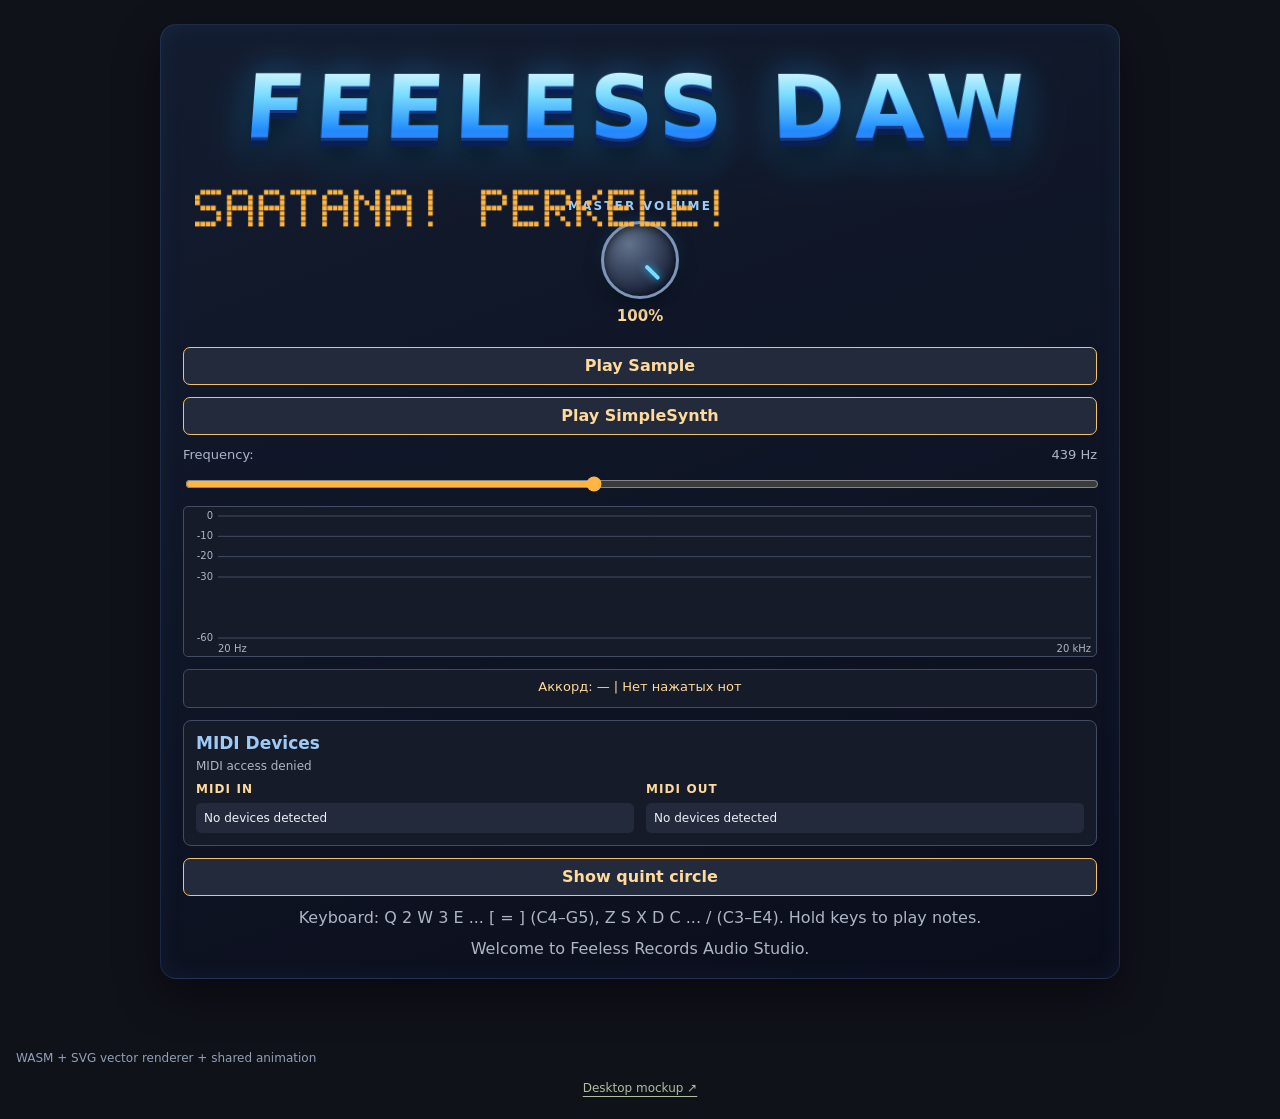
<file: index.html>
<!doctype html>
<html lang="en">
<head>
<meta charset="utf-8">
<meta name="viewport" content="width=device-width,initial-scale=1">
<title>FEELESS DAW | Audio Studio</title>
<style>
:root{color-scheme:dark}
*{box-sizing:border-box}
html,body{height:100%;margin:0}
body{background:#10121a;color:#eef1f8;font-family:system-ui,sans-serif;overflow:auto}
main{height:auto;min-height:100vh;min-height:100dvh;padding:24px 16px 72px;display:grid;place-content:center;text-align:center;gap:12px}
h1{
  margin:0;
  font-family:system-ui, "Segoe UI", sans-serif;
  font-size:clamp(2.5rem,7vw,5.6rem);
  font-weight:900;
  letter-spacing:.095em;
  line-height:1.15;
  text-transform:uppercase;
  background:linear-gradient(180deg,#fff 0%,#d4f6ff 18%,#78dcff 38%,#208afe 65%,#9565ec 100%);
  -webkit-background-clip:text;
  background-clip:text;
  -webkit-text-fill-color:transparent;
  color:#92dfff;
  filter:drop-shadow(0 3px 0 #143a82) drop-shadow(0 6px 0 #0b2052) drop-shadow(0 12px 14px #000b) drop-shadow(0 0 16px #23a8ff70);
  transform:perspective(900px) rotateX(10deg);
  padding:.12em .04em .2em;
}
p{margin:0;color:#aeb5c6}
.welcome-group{display:flex;flex-direction:column;align-items:stretch;width:min(var(--device-max-width,960px),calc(100vw - 32px));gap:var(--device-gap,12px);min-width:0}
.welcome-group h1{white-space:normal}
.welcome-group{
  padding:20px 22px;
  border:1px solid #618ee833;
  border-radius:16px;
  background:linear-gradient(160deg,#141e32e8,#0a0d1cdd);
  box-shadow:inset 0 0 24px #5c9efa11,0 16px 45px #0007;
  backdrop-filter:blur(5px);
}
.master-volume{display:flex;flex-direction:column;align-items:center;gap:8px;padding:10px}
.master-volume-label{font:700 12px system-ui;letter-spacing:.18em;color:#9ecbf6}
#masterVolumeKnob{position:relative;width:78px;height:78px;border-radius:50%;cursor:ns-resize;touch-action:none;outline:none;
background:radial-gradient(circle at 35% 28%,#62728b,#29334c 58%,#101627 80%);
border:3px solid #7c95b8;box-shadow:inset 0 3px 9px #0008,0 6px 16px #000a,0 0 15px #44aaff33}
#masterVolumeKnob:focus-visible{outline:3px solid #79d8ff;outline-offset:4px}
.knob-pointer{position:absolute;inset:9px;border-radius:50%;transform:rotate(var(--knob-angle,135deg))}
.knob-pointer:after{content:"";position:absolute;top:0;left:calc(50% - 2px);width:4px;height:19px;border-radius:4px;background:#79ddff;box-shadow:0 0 8px #25bfff}
#masterVolumeValue{font:700 15px system-ui;color:#ffda9b}
#startButton,#simpleSynthButton,#quintButton{height:1cm;min-height:38px;width:100%;border:1px solid #f6c16c;border-radius:7px;background:#222a3b;color:#ffda9b;font:600 16px system-ui,sans-serif;cursor:pointer;transition:background .1s,color .1s,transform .1s,box-shadow .1s}
#startButton:active,#startButton.is-playing,#simpleSynthButton:active,#simpleSynthButton.is-playing,#quintButton:active,#quintButton[aria-pressed="true"]{background:#ffb542;color:#131722;transform:translateY(2px);box-shadow:inset 0 3px 8px #0007}
#startButton:focus-visible,#simpleSynthButton:focus-visible,#quintButton:focus-visible{outline:3px solid #fff;outline-offset:3px}
.frequency-label{font-size:13px;color:#aeb5c6;display:flex;justify-content:space-between;align-items:center}
#frequencySlider{width:100%;accent-color:#ffb542;cursor:pointer;touch-action:pan-y}
#simpleSynthButton{touch-action:none}
#fftAnalyzer{display:block;width:100%;height:4cm;min-height:130px;border:1px solid #424c64;border-radius:5px;background:#151b29}
#midiDevices{border:1px solid #424c64;background:#151b29;border-radius:8px;padding:12px;text-align:left}
#midiDevices h2{margin:0 0 6px;font-size:17px;color:#9ecbf6}
#midiDeviceStatus{font-size:12px;color:#aeb5c6;margin-bottom:9px}
.midi-device-grid{display:grid;grid-template-columns:repeat(2,minmax(0,1fr));gap:12px}
.midi-device-grid h3{font-size:12px;letter-spacing:.09em;color:#ffda9b;margin:0 0 7px}
.midi-device-grid ul{list-style:none;margin:0;padding:0;display:grid;gap:6px}
.midi-device-grid li{background:#222a3b;padding:8px;border-radius:5px;overflow-wrap:anywhere;font-size:12px}
.midi-device-grid small{display:block;color:#aeb5c6;margin-top:3px}
@media(max-width:520px){.midi-device-grid{grid-template-columns:1fr}}
#chordDisplay{width:100%;min-height:39px;padding:9px;border:1px solid #424c64;border-radius:6px;background:#151b29;color:#ffda9b;font:500 13px system-ui,sans-serif;text-align:center;overflow-wrap:anywhere}
#quintCircle{position:fixed;top:12px;left:12px;width:min(440px,45vw);max-height:calc(100dvh - 24px);object-fit:contain;z-index:100;background:#000;border:1px solid #5b6375;border-radius:8px;box-shadow:0 10px 40px #0009;pointer-events:none}
#quintCircle[hidden]{display:none}
@media(max-width:650px){#quintCircle{width:min(92vw,440px)}}
.fly-track{position:fixed;inset:0;width:100vw;height:100vh;overflow:hidden;pointer-events:none;--fly-x:0px;--fly-y:0px}
#flying,.fly-track>svg,#flying-label{
  position:absolute;top:0;left:0;width:min(540px,75vw);height:100px;
  display:block;transform:translate3d(var(--fly-x),var(--fly-y),0);will-change:transform
}
#flying{background:transparent}
.fly-track>svg{overflow:visible}
#flying-label{display:flex;align-items:center;justify-content:center;font-size:clamp(20px,3.3vw,37px);font-weight:900;white-space:nowrap;color:#ffb542;text-shadow:0 0 12px #fb923c,0 0 28px #ea580c}
#flying-label[hidden]{display:none}
#status{position:static;margin:0 16px 16px;overflow-wrap:anywhere;font-size:12px;color:#92a0b6}


/* Device families: retain usable controls in small and rotated viewports. */
.welcome-group p{overflow-wrap:anywhere}
#chordDisplay{box-sizing:border-box}
html[data-device="mobile"] #startButton,html[data-device="mobile"] #simpleSynthButton,html[data-device="mobile"] #quintButton{min-height:44px}
html[data-device="mobile"] .keyboard-hint{font-size:12px}
html[data-orientation="landscape"][data-device="mobile"] main{padding-top:16px}
.prototype-footer{padding:0 20px 24px;text-align:center;font-size:12px}.prototype-footer a{color:#aebf9d;text-underline-offset:4px}
</style>
<script type="module" src="app.js?v=transport-3"></script>
</head>
<body>
<main id="app"></main>
<div class="fly-track"><canvas id="flying" aria-label="Saatana! Perkele!"></canvas><div id="flying-label" aria-label="Animated text"></div></div>
<div id="status" role="status">Initializing WebAssembly and WebGPU…</div>
<footer class="prototype-footer"><a href="./desktop.html">Desktop mockup ↗</a></footer>
</body>
</html>
</file>
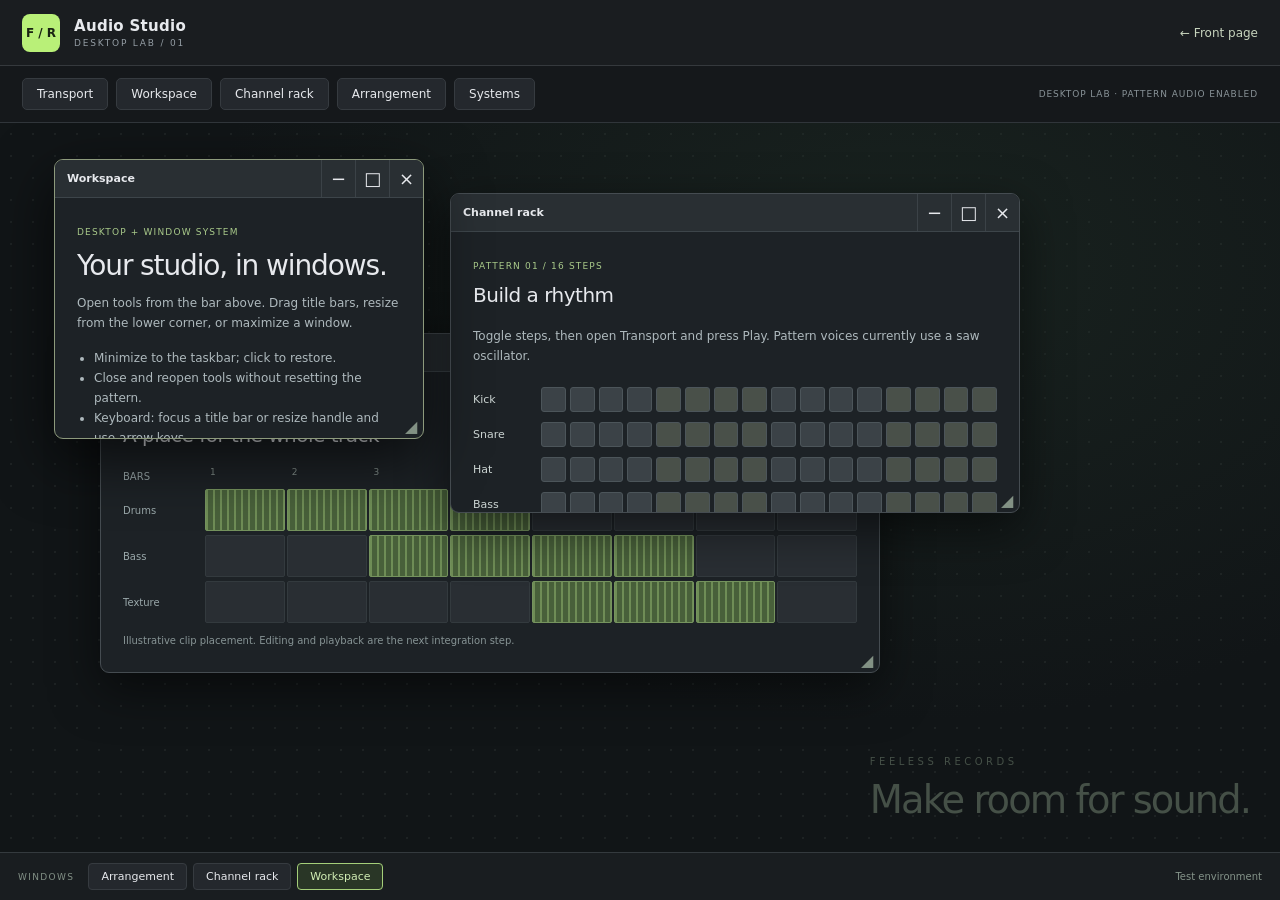
<file: desktop.html>
<!doctype html>
<html lang="en">
<head>
<meta charset="utf-8">
<meta name="viewport" content="width=device-width,initial-scale=1">
<title>Desktop Lab | Feeless Records Audio Studio</title>
<meta name="description" content="Interactive Audio Studio desktop and window-system mockup.">
<link rel="stylesheet" href="./desktop.css">
<script type="module" src="./desktop.js?v=transport-3"></script>
</head>
<body><div id="desktop"></div><noscript>This desktop mockup requires JavaScript. <a href="./index.html">Return to the front page</a>.</noscript></body>
</html>
</file>
<file: desktop.css>
:root{color-scheme:dark;font-family:Inter,ui-sans-serif,system-ui,sans-serif;color:#e7e9ed;background:#101214}
*{box-sizing:border-box}body{margin:0}button,a{-webkit-tap-highlight-color:transparent}button{font:inherit;color:inherit;cursor:pointer}button:focus-visible,a:focus-visible{outline:2px solid #b9f078;outline-offset:2px}button{border:1px solid #363b40;background:#24282d}button:hover{background:#32383e}a{color:#c7d4bd}
.desktop-shell{height:100vh;height:100dvh;display:grid;grid-template-rows:66px auto minmax(0,1fr) 48px;overflow:hidden}
.desktop-top{display:flex;align-items:center;gap:14px;padding:0 22px;background:#1a1d20;border-bottom:1px solid #35393d}
.desktop-brand{width:38px;height:38px;display:grid;place-items:center;background:#b9f078;color:#192312;font-size:12px;font-weight:850;border-radius:8px}
.desktop-identity{display:flex;flex-direction:column;gap:3px}.desktop-identity strong{font-size:15px;letter-spacing:.02em}.desktop-identity span{font-size:9px;letter-spacing:.2em;color:#949da4}.back-link{margin-left:auto;font-size:12px;text-decoration:none}
.desktop-tools{display:flex;align-items:center;gap:8px;padding:12px 22px;background:#15181b;border-bottom:1px solid #30353a;flex-wrap:wrap}.launcher{padding:8px 14px;border-radius:5px;font-size:12px}.mockup-label{margin-left:auto;font-size:9px;letter-spacing:.1em;color:#899398}
.desktop-workspace{position:relative;overflow:hidden;isolation:isolate;background:radial-gradient(ellipse at 70% 20%,#24372b66,transparent 55%),radial-gradient(#6d7b7222 1px,transparent 1px),#111517;background-size:auto,22px 22px,auto}
.desktop-watermark{position:absolute;right:30px;bottom:30px;display:flex;flex-direction:column;gap:10px;pointer-events:none;color:#455047}.desktop-watermark span{font-size:10px;letter-spacing:.35em}.desktop-watermark strong{font-size:clamp(22px,3vw,42px);font-weight:400;letter-spacing:-.05em}
.desktop-taskbar{display:flex;align-items:center;gap:14px;padding:7px 18px;background:#191d20;border-top:1px solid #343a3e;min-width:0}.taskbar-label{font-size:9px;letter-spacing:.15em;color:#829086}.task-list{display:flex;gap:6px;overflow:auto;flex:1;min-width:0}.task-button{padding:6px 12px;border-radius:4px;white-space:nowrap;font-size:11px}.task-button[aria-pressed="true"]{border-color:#a4cf79;background:#293626;color:#d2efb5}.lab-status{font-size:10px;color:#849389;white-space:nowrap}
.studio-window{position:absolute;display:flex;flex-direction:column;min-width:0;border:1px solid #454c51;border-radius:9px;background:#1d2226;box-shadow:0 16px 48px #0008;overflow:hidden}.studio-window[hidden]{display:none}.studio-window.active{border-color:#8d9a7c;box-shadow:0 20px 60px #000a}.studio-window.maximized{border-radius:0}
.window-titlebar{height:38px;min-height:38px;display:flex;align-items:stretch;background:#292f33;border-bottom:1px solid #3d454a}.window-drag{border:0;background:transparent;text-align:left;flex:1;min-width:0;padding:0 12px;font-size:11px;font-weight:600;touch-action:none;cursor:grab;overflow:hidden;text-overflow:ellipsis;white-space:nowrap}.window-drag:active{cursor:grabbing}.window-actions{display:flex}.window-actions button{border:0;border-left:1px solid #3b4247;background:transparent;width:34px;font-size:18px}.window-actions button:last-child:hover{background:#914d46}
.window-body{flex:1;min-height:0;overflow:auto}.panel-content{padding:22px}.eyebrow{font-size:9px;letter-spacing:.13em;color:#a9ca8a}h1{font-size:28px;font-weight:500;letter-spacing:-.04em;line-height:1.1;margin:12px 0}h2{font-size:20px;font-weight:500;letter-spacing:-.025em;margin:10px 0 20px}p,li{font-size:12px;line-height:1.65;color:#aeb9bd}ul{padding-left:17px}.panel-note{font-size:10px;color:#879495}.window-resize{position:absolute;right:0;bottom:0;width:24px;height:24px;border:0;background:transparent;color:#829184;cursor:nwse-resize;touch-action:none}
.step-rack{min-width:440px;margin-top:20px}.step-row{display:grid;grid-template-columns:64px repeat(16,minmax(15px,1fr));gap:4px;margin-bottom:10px;align-items:center}.channel-name{font-size:11px;color:#ccd5d3}.step{height:25px;border-radius:3px;background:#3b4247;border-color:#4c555a}.step.alternate{background:#495049}.step[aria-pressed="true"]{background:#b9f078;border-color:#d5f7af;box-shadow:0 0 8px #b9f07822}
.arrangement-grid{min-width:540px}.arrangement-row{display:grid;grid-template-columns:80px repeat(8,1fr);gap:2px;margin-bottom:4px}.track-name{font-size:10px;color:#9aa8aa;display:flex;align-items:center}.bar-number{font-size:9px;color:#84908c;padding:0 5px 8px}.bar-cell{height:42px;background:#292e33;border:1px solid #333a3e;border-radius:2px}.clip-cell{background:repeating-linear-gradient(90deg,#a9d08066 0px,#a9d08066 2px,transparent 2px,transparent 7px),#48603a;border-color:#75935e}.system-list{display:grid;grid-template-columns:1fr 1fr;gap:5px;list-style:none;padding:0}.system-list li{padding:6px 9px;background:#292f32;border-radius:4px;text-transform:capitalize;font-size:11px}
@media(max-width:759px){.desktop-shell{grid-template-rows:58px auto minmax(0,1fr) 52px}.desktop-top{padding:0 12px}.desktop-tools{padding:8px 10px;gap:6px}.launcher{min-height:40px;padding:8px 10px}.mockup-label{width:100%;margin-left:0;font-size:8px}.window-titlebar{height:44px;min-height:44px}.window-actions button{width:42px}.panel-content{padding:18px}.lab-status,.taskbar-label{display:none}.desktop-taskbar{padding:7px 8px}.task-button{min-height:36px}.back-link{font-size:11px}.window-resize{width:32px;height:32px}}

.transport-buttons{display:flex;gap:8px;flex-wrap:wrap;margin-bottom:16px}.transport-buttons button{padding:9px 14px;border-radius:5px}.transport-buttons button:first-child{background:#b9f078;color:#14200d}.transport-panel output{display:block;font:13px ui-monospace,monospace;color:#d1e8b8;margin-bottom:14px}.transport-fields{display:grid;grid-template-columns:1fr 1fr;gap:14px}.transport-fields label{display:flex;flex-direction:column;gap:5px;font-size:11px;color:#b2bfba}.transport-fields input{max-width:100%;min-width:0;padding:6px;background:#151a1d;color:#e1e9e4;border:1px solid #4b5657;border-radius:4px;accent-color:#b9f078}.transport-panel button:disabled{opacity:.45;cursor:default}.transport-panel a{display:block;margin-top:16px;font-size:12px}.transport-panel a[hidden]{display:none}@media(max-width:500px){.transport-fields{grid-template-columns:1fr}}
</file>
